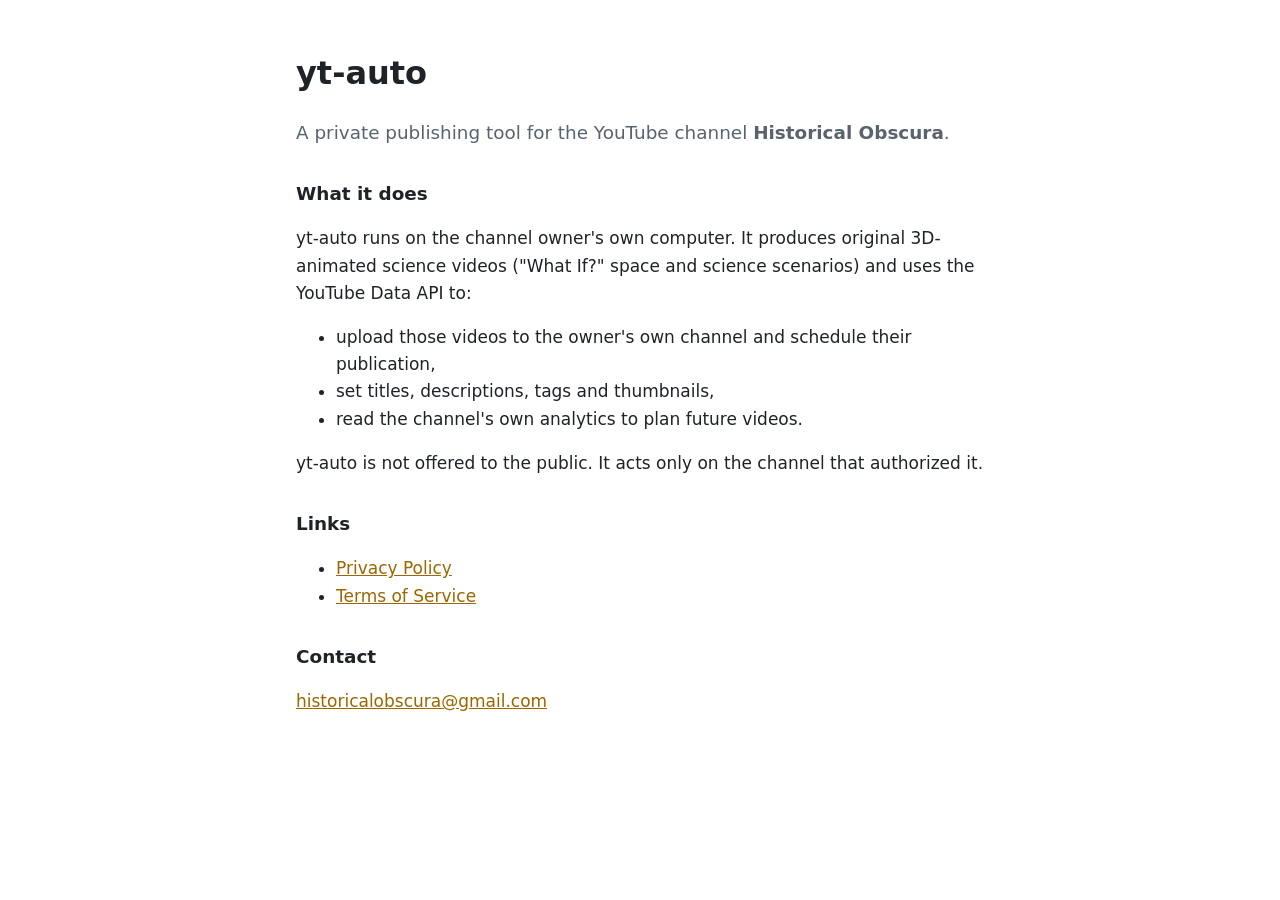
<file: index.html>
<!doctype html>
<html lang="en">
<head>
<meta charset="utf-8">
<meta name="viewport" content="width=device-width, initial-scale=1">
<title>yt-auto: Historical Obscura publishing tool</title>
<link rel="stylesheet" href="style.css">
</head>
<body>
<main>
  <h1>yt-auto</h1>
  <p class="lead">A private publishing tool for the YouTube channel <strong>Historical Obscura</strong>.</p>

  <h2>What it does</h2>
  <p>yt-auto runs on the channel owner's own computer. It produces original 3D-animated science videos ("What If?" space and science scenarios) and uses the YouTube Data API to:</p>
  <ul>
    <li>upload those videos to the owner's own channel and schedule their publication,</li>
    <li>set titles, descriptions, tags and thumbnails,</li>
    <li>read the channel's own analytics to plan future videos.</li>
  </ul>
  <p>yt-auto is not offered to the public. It acts only on the channel that authorized it.</p>

  <h2>Links</h2>
  <ul>
    <li><a href="privacy.html">Privacy Policy</a></li>
    <li><a href="terms.html">Terms of Service</a></li>
  </ul>

  <h2>Contact</h2>
  <p><a href="mailto:historicalobscura@gmail.com">historicalobscura@gmail.com</a></p>
</main>
</body>
</html>
</file>
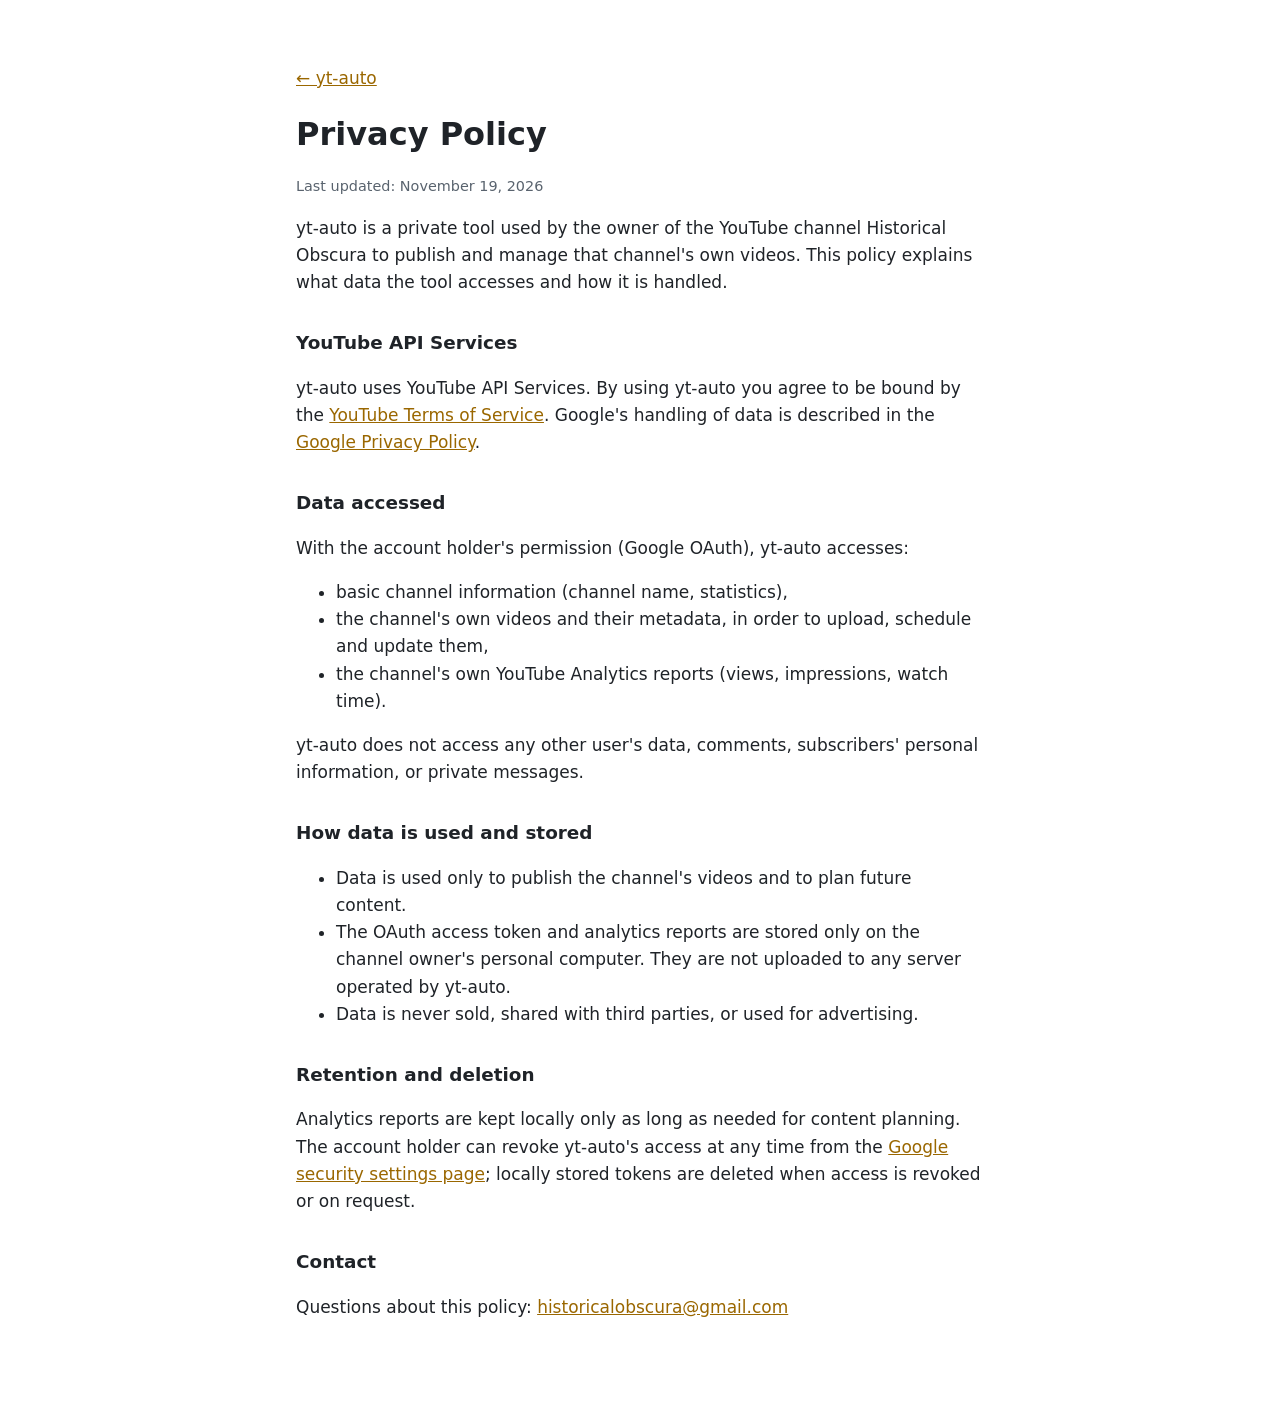
<file: privacy.html>
<!doctype html>
<html lang="en">
<head>
<meta charset="utf-8">
<meta name="viewport" content="width=device-width, initial-scale=1">
<title>Privacy Policy: yt-auto</title>
<link rel="stylesheet" href="style.css">
</head>
<body>
<main>
  <p><a href="index.html">&larr; yt-auto</a></p>
  <h1>Privacy Policy</h1>
  <p class="muted">Last updated: November 19, 2026</p>

  <p>yt-auto is a private tool used by the owner of the YouTube channel Historical Obscura to publish and manage that channel's own videos. This policy explains what data the tool accesses and how it is handled.</p>

  <h2>YouTube API Services</h2>
  <p>yt-auto uses YouTube API Services. By using yt-auto you agree to be bound by the <a href="https://www.youtube.com/t/terms">YouTube Terms of Service</a>. Google's handling of data is described in the <a href="https://policies.google.com/privacy">Google Privacy Policy</a>.</p>

  <h2>Data accessed</h2>
  <p>With the account holder's permission (Google OAuth), yt-auto accesses:</p>
  <ul>
    <li>basic channel information (channel name, statistics),</li>
    <li>the channel's own videos and their metadata, in order to upload, schedule and update them,</li>
    <li>the channel's own YouTube Analytics reports (views, impressions, watch time).</li>
  </ul>
  <p>yt-auto does not access any other user's data, comments, subscribers' personal information, or private messages.</p>

  <h2>How data is used and stored</h2>
  <ul>
    <li>Data is used only to publish the channel's videos and to plan future content.</li>
    <li>The OAuth access token and analytics reports are stored only on the channel owner's personal computer. They are not uploaded to any server operated by yt-auto.</li>
    <li>Data is never sold, shared with third parties, or used for advertising.</li>
  </ul>

  <h2>Retention and deletion</h2>
  <p>Analytics reports are kept locally only as long as needed for content planning. The account holder can revoke yt-auto's access at any time from the <a href="https://security.google.com/settings/security/permissions">Google security settings page</a>; locally stored tokens are deleted when access is revoked or on request.</p>

  <h2>Contact</h2>
  <p>Questions about this policy: <a href="mailto:historicalobscura@gmail.com">historicalobscura@gmail.com</a></p>
</main>
</body>
</html>
</file>
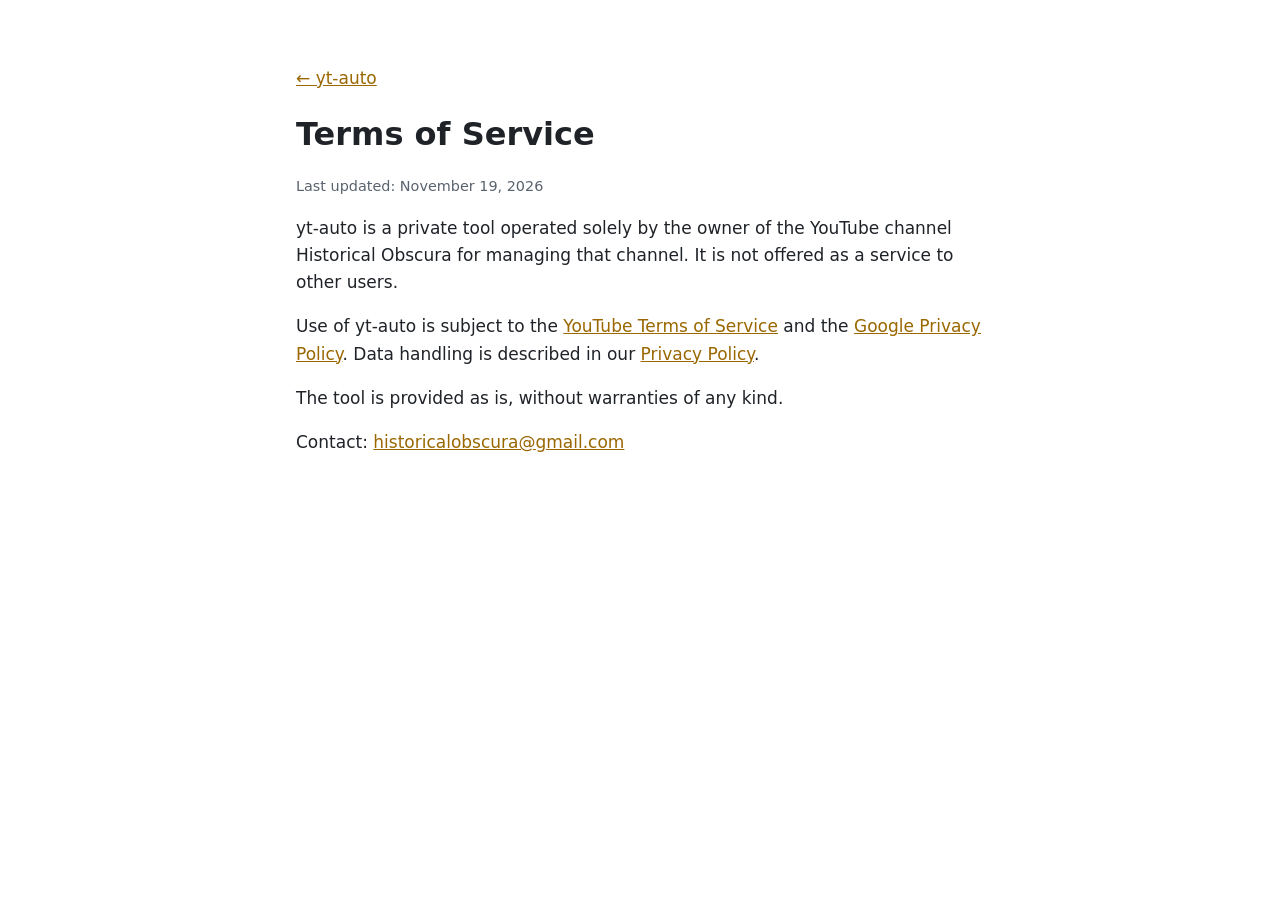
<file: terms.html>
<!doctype html>
<html lang="en">
<head>
<meta charset="utf-8">
<meta name="viewport" content="width=device-width, initial-scale=1">
<title>Terms of Service: yt-auto</title>
<link rel="stylesheet" href="style.css">
</head>
<body>
<main>
  <p><a href="index.html">&larr; yt-auto</a></p>
  <h1>Terms of Service</h1>
  <p class="muted">Last updated: November 19, 2026</p>
  <p>yt-auto is a private tool operated solely by the owner of the YouTube channel Historical Obscura for managing that channel. It is not offered as a service to other users.</p>
  <p>Use of yt-auto is subject to the <a href="https://www.youtube.com/t/terms">YouTube Terms of Service</a> and the <a href="https://policies.google.com/privacy">Google Privacy Policy</a>. Data handling is described in our <a href="privacy.html">Privacy Policy</a>.</p>
  <p>The tool is provided as is, without warranties of any kind.</p>
  <p>Contact: <a href="mailto:historicalobscura@gmail.com">historicalobscura@gmail.com</a></p>
</main>
</body>
</html>
</file>
<file: style.css>
:root { --bg: #0d1117; --fg: #e6edf3; --muted: #8b949e; --accent: #f2c14e; }
@media (prefers-color-scheme: light) { :root { --bg: #ffffff; --fg: #1f2328; --muted: #59636e; --accent: #9a6700; } }
* { box-sizing: border-box; }
body { margin: 0; background: var(--bg); color: var(--fg); font: 17px/1.6 system-ui, -apple-system, "Segoe UI", sans-serif; }
main { max-width: 720px; margin: 0 auto; padding: 48px 16px 64px; }
h1 { font-size: 2rem; margin: 0 0 8px; }
h2 { font-size: 1.15rem; margin-top: 32px; }
.lead { font-size: 1.15rem; color: var(--muted); }
.muted { color: var(--muted); font-size: .9rem; }
a { color: var(--accent); }
</file>
